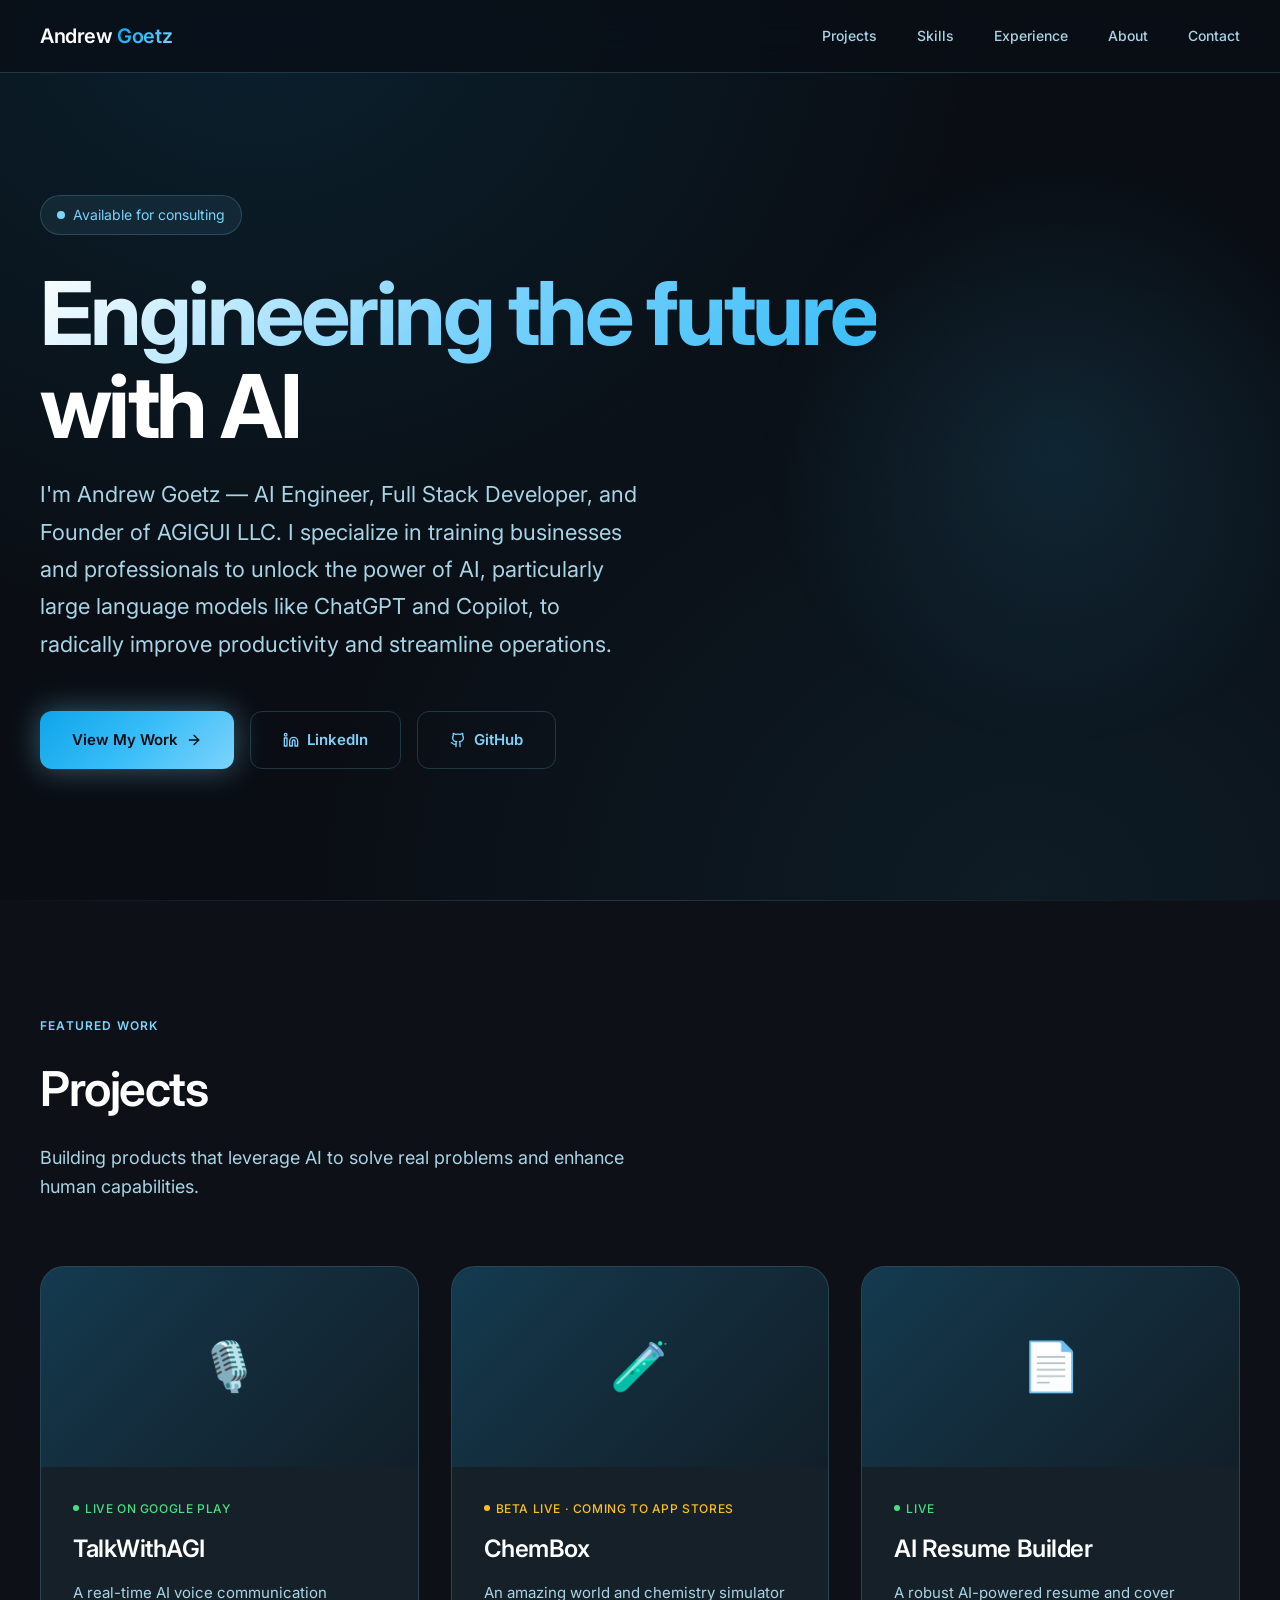
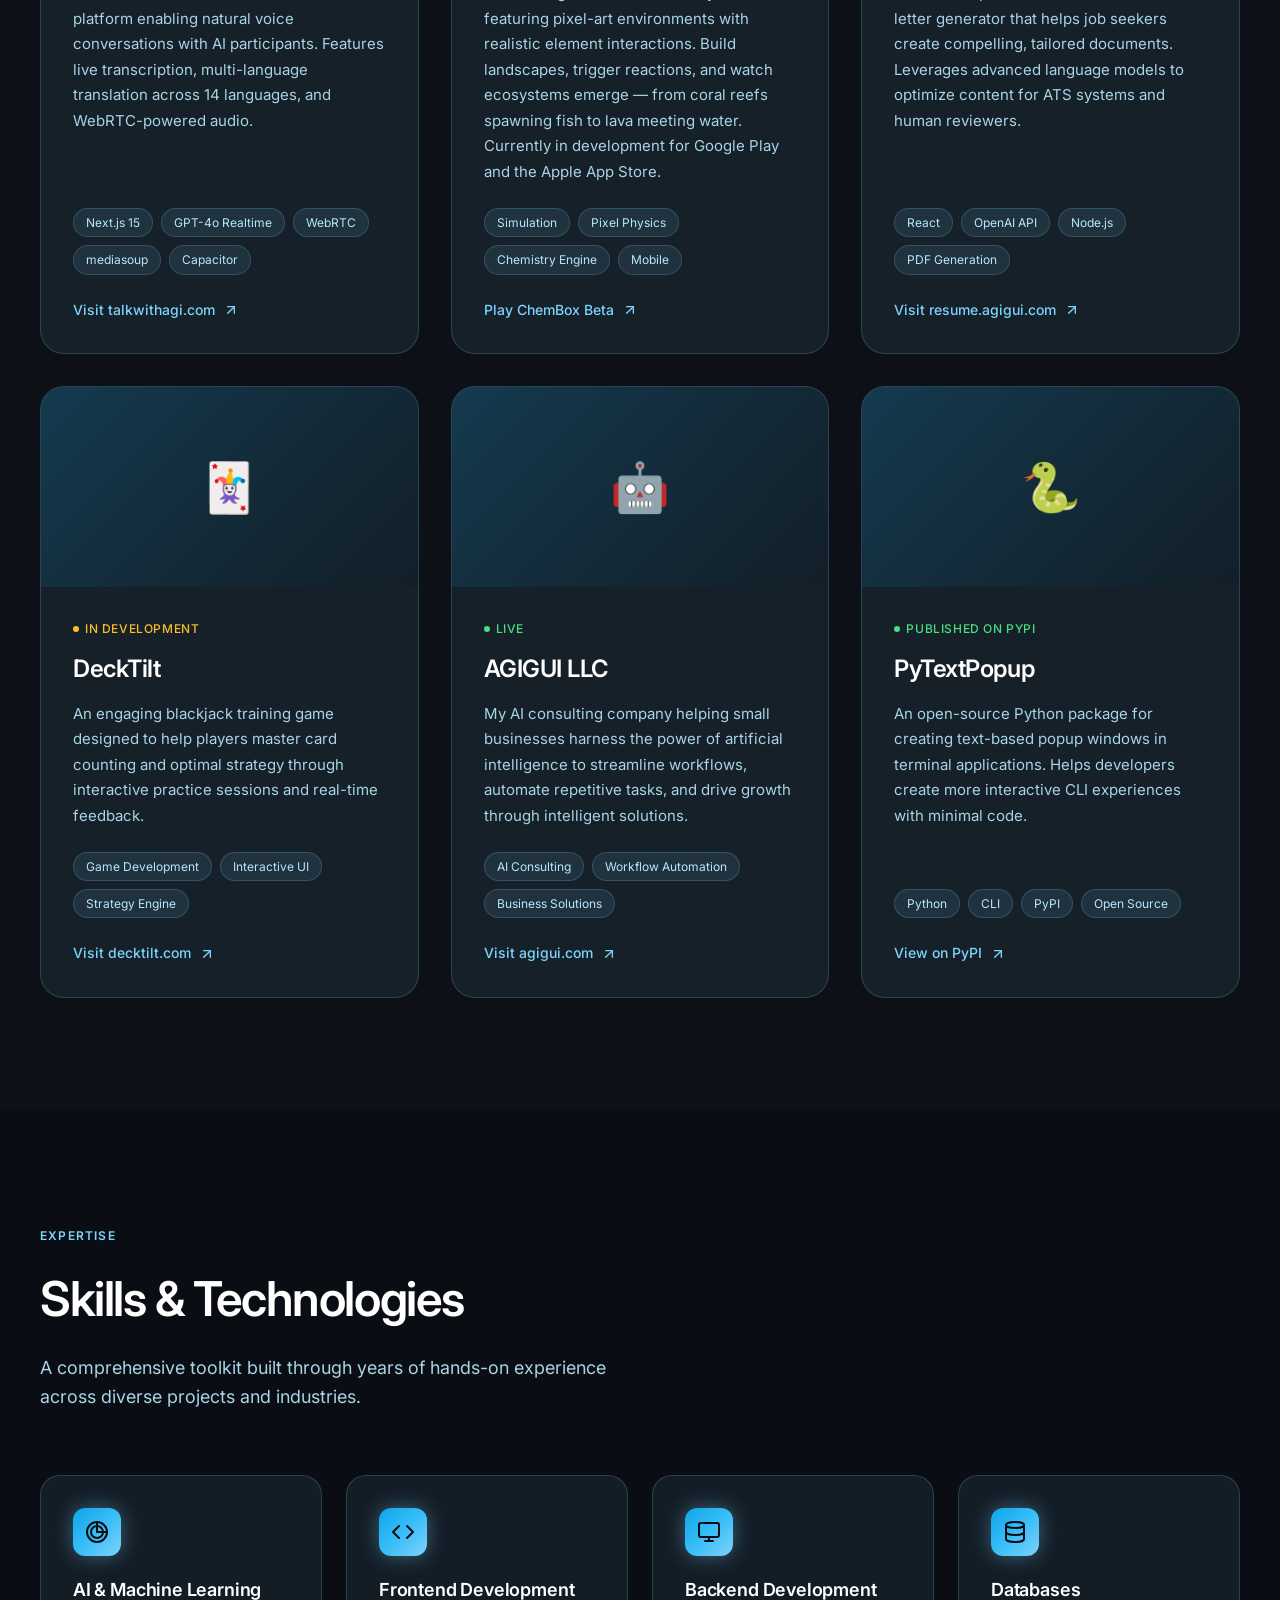
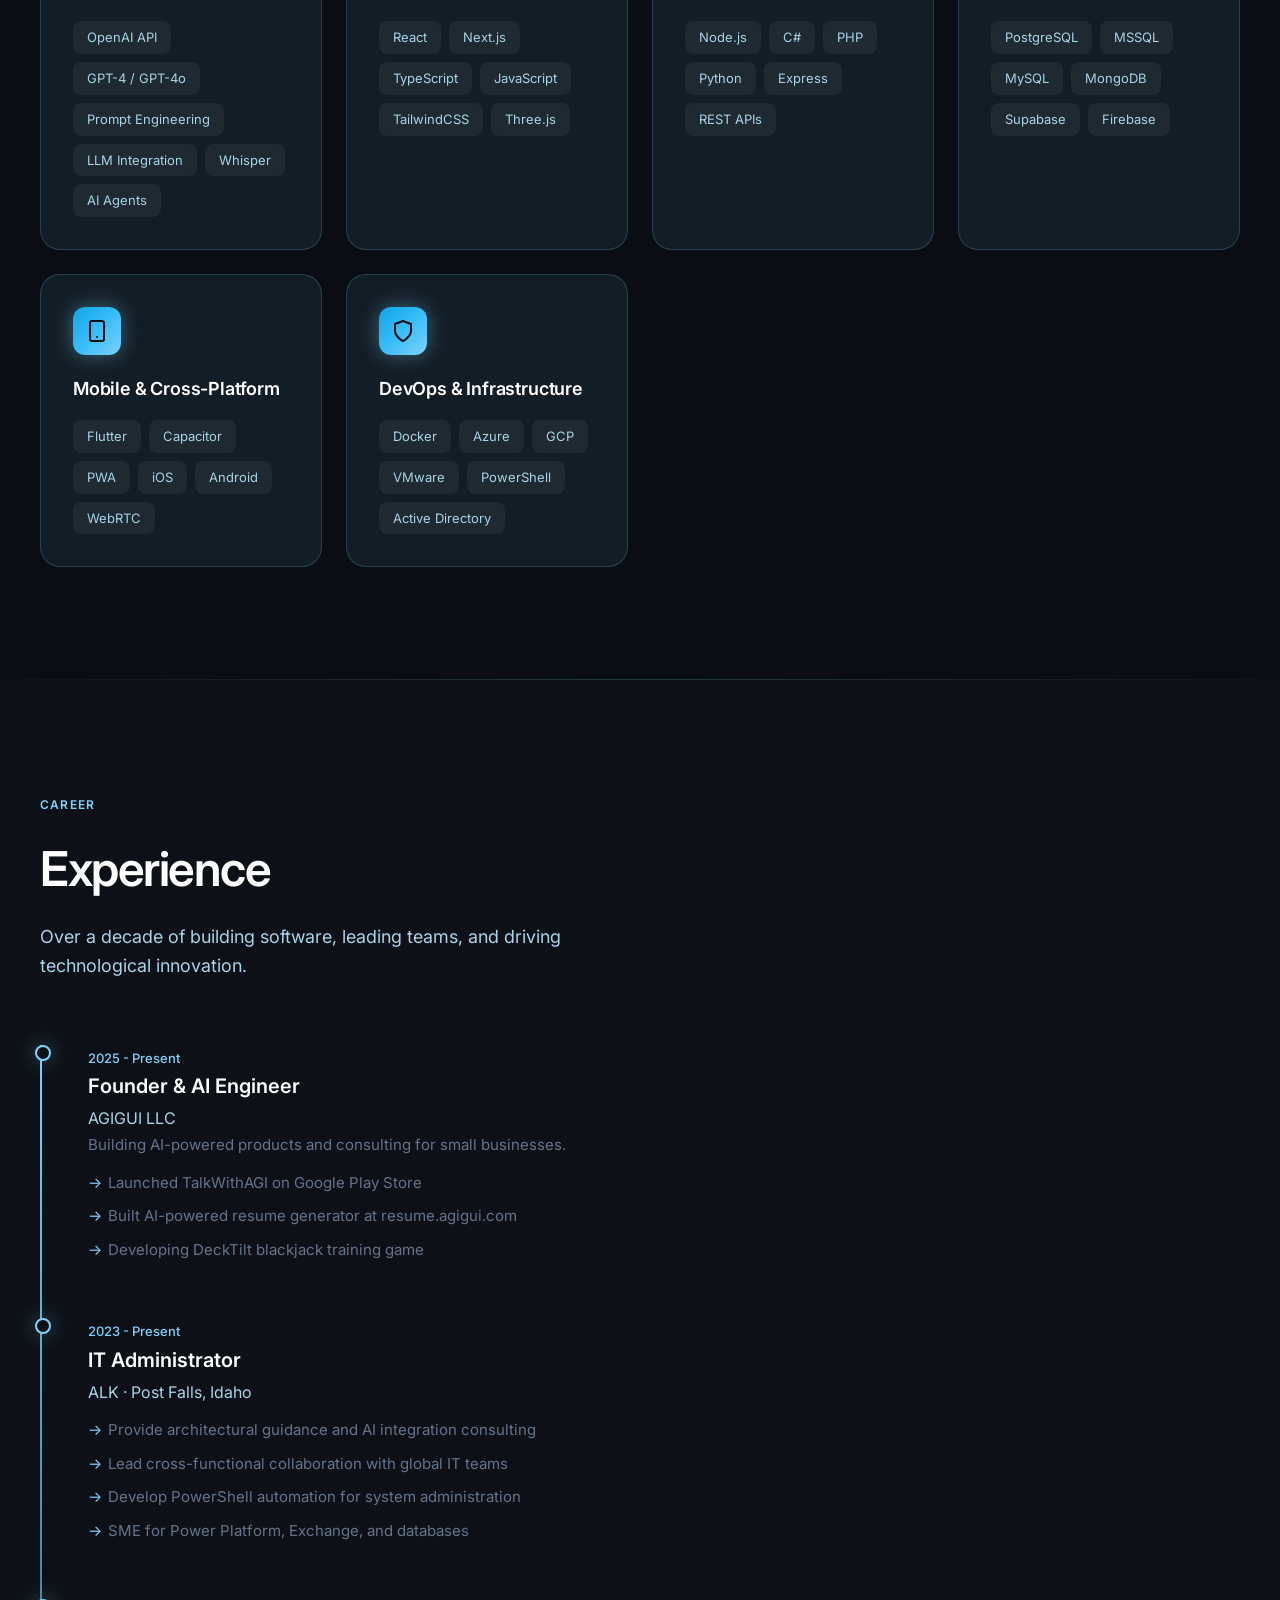
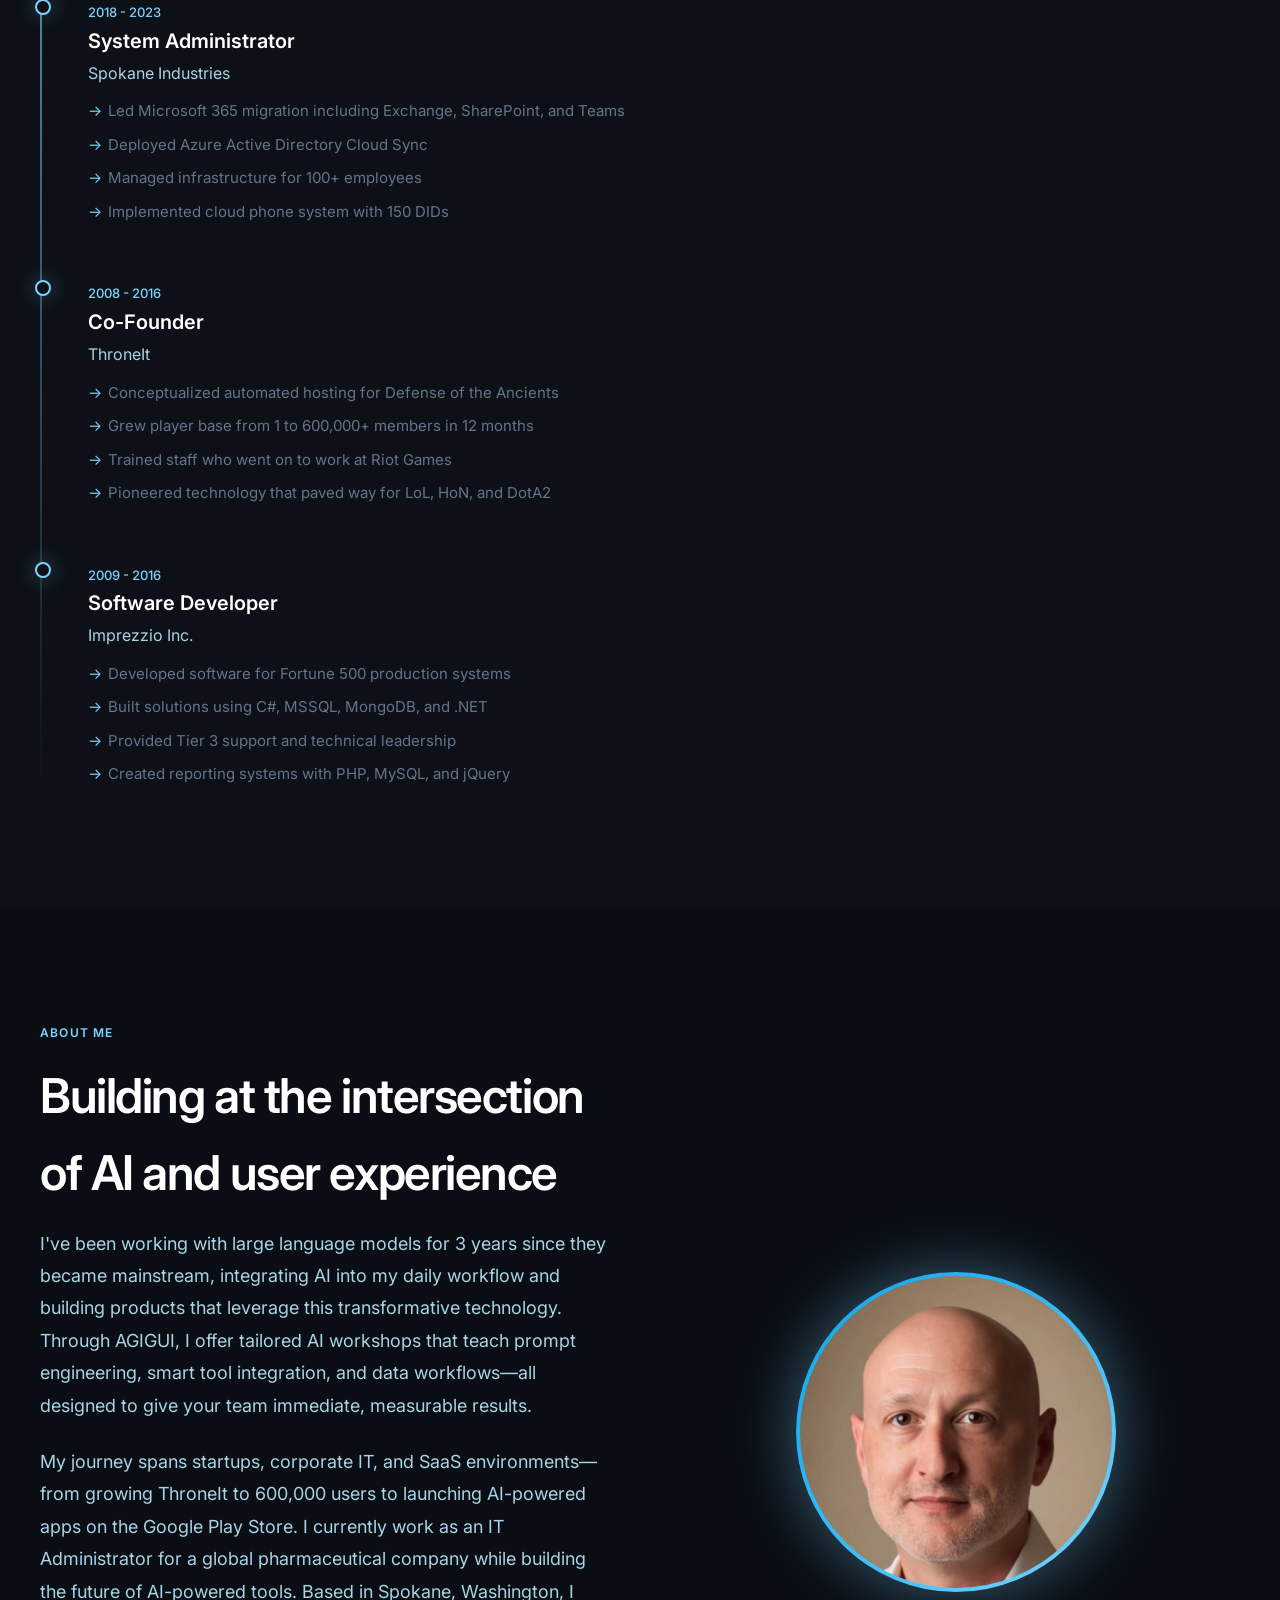
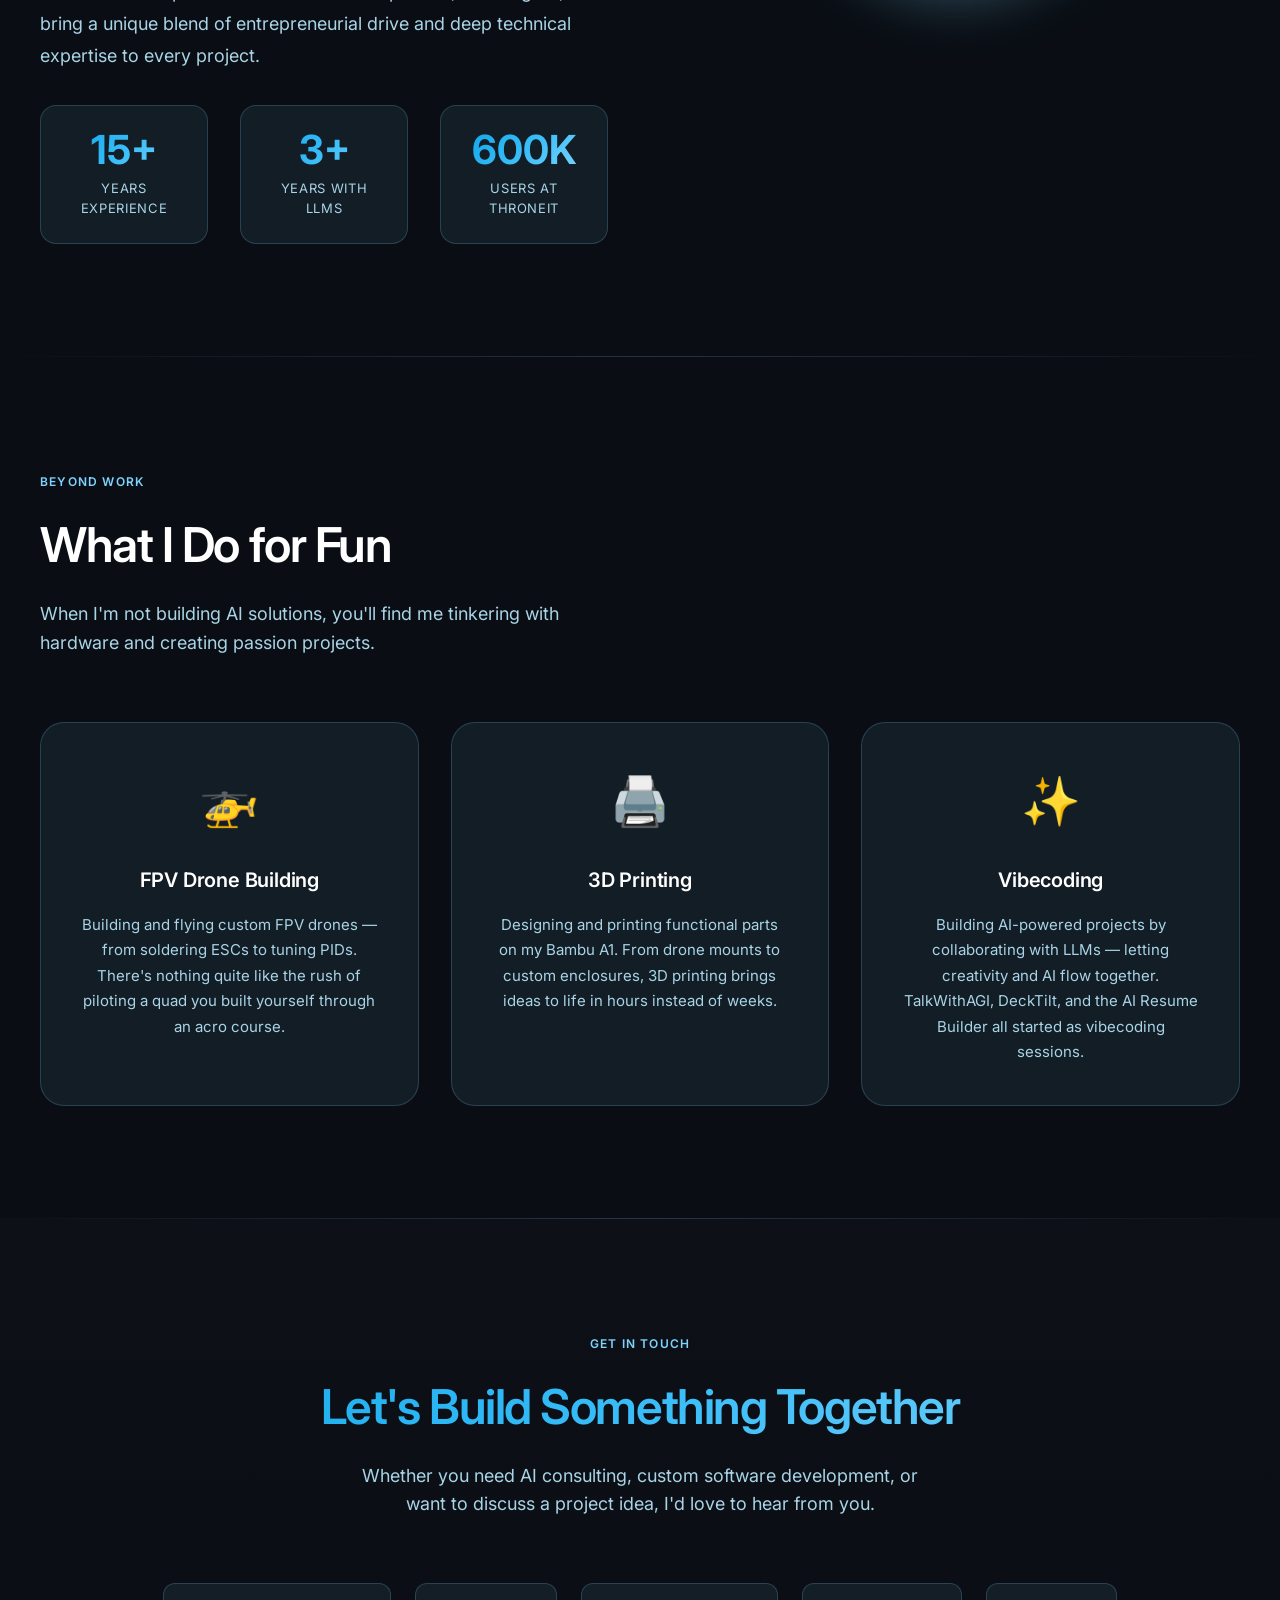
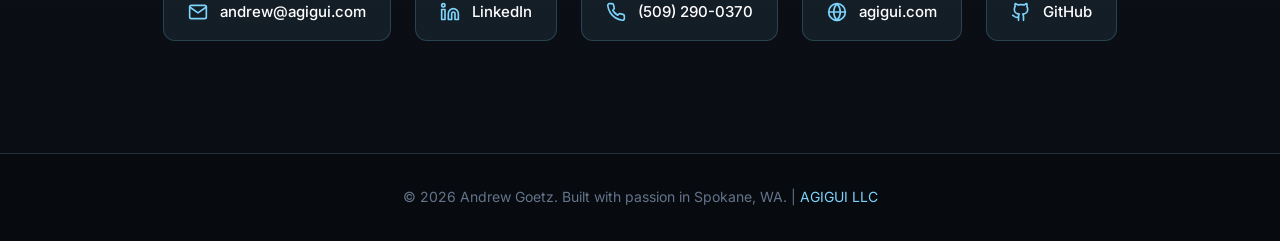
<file: index.html>
<!DOCTYPE html>
<html lang="en">
<head>
    <meta charset="UTF-8">
    <meta name="viewport" content="width=device-width, initial-scale=1.0">
    <title>Andrew Goetz | AI Engineer & Full Stack Developer</title>
    <meta name="description" content="Andrew Goetz - AI Engineer, Full Stack Developer, and Founder of AGIGUI LLC. Building intelligent solutions that transform how people work.">
    <link rel="preconnect" href="https://fonts.googleapis.com">
    <link rel="preconnect" href="https://fonts.gstatic.com" crossorigin>
    <link href="https://fonts.googleapis.com/css2?family=Inter:wght@300;400;500;600;700&display=swap" rel="stylesheet">
    <style>
        * {
            margin: 0;
            padding: 0;
            box-sizing: border-box;
        }

        :root {
            --primary: #ffffff;
            --secondary: #a8d4e6;
            --accent: #7dd3fc;
            --accent-light: #bae6fd;
            --accent-glow: rgba(125, 211, 252, 0.4);
            --background: #0a0e14;
            --background-alt: #0d1117;
            --surface: rgba(255, 255, 255, 0.03);
            --glass: rgba(125, 211, 252, 0.08);
            --glass-border: rgba(125, 211, 252, 0.2);
            --ice-gradient: linear-gradient(135deg, #0ea5e9, #38bdf8, #7dd3fc);
            --text-muted: #64748b;
        }

        html {
            scroll-behavior: smooth;
        }

        body {
            font-family: 'Inter', -apple-system, BlinkMacSystemFont, sans-serif;
            background: var(--background);
            background-image: 
                radial-gradient(ellipse at 20% 0%, rgba(14, 165, 233, 0.12) 0%, transparent 50%),
                radial-gradient(ellipse at 80% 100%, rgba(56, 189, 248, 0.08) 0%, transparent 50%);
            background-attachment: fixed;
            color: var(--primary);
            line-height: 1.6;
            -webkit-font-smoothing: antialiased;
            -moz-osx-font-smoothing: grayscale;
        }

        /* Navigation */
        nav {
            position: fixed;
            top: 0;
            left: 0;
            right: 0;
            padding: 1.25rem 2rem;
            background: rgba(10, 14, 20, 0.8);
            backdrop-filter: saturate(180%) blur(20px);
            -webkit-backdrop-filter: saturate(180%) blur(20px);
            border-bottom: 1px solid var(--glass-border);
            z-index: 1000;
        }

        .nav-content {
            max-width: 1200px;
            margin: 0 auto;
            display: flex;
            justify-content: space-between;
            align-items: center;
        }

        .logo {
            font-size: 1.25rem;
            font-weight: 600;
            letter-spacing: -0.02em;
            color: var(--primary);
        }

        .logo span {
            background: var(--ice-gradient);
            -webkit-background-clip: text;
            -webkit-text-fill-color: transparent;
            background-clip: text;
        }

        .nav-links {
            display: flex;
            gap: 2.5rem;
            list-style: none;
        }

        .nav-links a {
            text-decoration: none;
            color: var(--secondary);
            font-size: 0.875rem;
            font-weight: 500;
            transition: all 0.3s ease;
            position: relative;
        }

        .nav-links a::after {
            content: '';
            position: absolute;
            bottom: -4px;
            left: 0;
            width: 0;
            height: 2px;
            background: var(--ice-gradient);
            transition: width 0.3s ease;
        }

        .nav-links a:hover {
            color: var(--accent);
        }

        .nav-links a:hover::after {
            width: 100%;
        }

        /* Hero Section */
        .hero {
            min-height: 100vh;
            display: flex;
            flex-direction: column;
            justify-content: center;
            padding: 8rem 2rem 4rem;
            position: relative;
            overflow: hidden;
        }

        .hero-content {
            max-width: 1200px;
            margin: 0 auto;
            width: 100%;
        }

        .hero-badge {
            display: inline-flex;
            align-items: center;
            gap: 0.5rem;
            padding: 0.5rem 1rem;
            background: var(--glass);
            border: 1px solid var(--glass-border);
            border-radius: 100px;
            font-size: 0.875rem;
            color: var(--accent);
            margin-bottom: 2rem;
        }

        .hero-badge::before {
            content: '';
            width: 8px;
            height: 8px;
            background: var(--accent);
            border-radius: 50%;
            animation: pulse 2s infinite;
        }

        @keyframes pulse {
            0%, 100% { opacity: 1; }
            50% { opacity: 0.5; }
        }

        .hero h1 {
            font-size: clamp(3rem, 8vw, 5.5rem);
            font-weight: 700;
            letter-spacing: -0.04em;
            line-height: 1.05;
            margin-bottom: 1.5rem;
            max-width: 900px;
        }

        .hero h1 .gradient-text {
            background: linear-gradient(135deg, #ffffff 0%, #7dd3fc 50%, #38bdf8 100%);
            -webkit-background-clip: text;
            -webkit-text-fill-color: transparent;
            background-clip: text;
        }

        .hero-description {
            font-size: clamp(1.125rem, 2.5vw, 1.375rem);
            color: var(--secondary);
            max-width: 600px;
            margin-bottom: 3rem;
            font-weight: 400;
            line-height: 1.7;
        }

        .hero-cta {
            display: flex;
            gap: 1rem;
            flex-wrap: wrap;
        }

        .btn-primary {
            display: inline-flex;
            align-items: center;
            gap: 0.5rem;
            padding: 1rem 2rem;
            background: var(--ice-gradient);
            color: var(--background);
            text-decoration: none;
            font-size: 0.9375rem;
            font-weight: 600;
            border-radius: 12px;
            transition: all 0.3s ease;
            box-shadow: 0 0 30px var(--accent-glow);
        }

        .btn-primary:hover {
            transform: translateY(-2px);
            box-shadow: 0 0 50px var(--accent-glow), 0 10px 40px rgba(125, 211, 252, 0.2);
        }

        .btn-secondary {
            display: inline-flex;
            align-items: center;
            gap: 0.5rem;
            padding: 1rem 2rem;
            background: transparent;
            color: var(--accent);
            text-decoration: none;
            font-size: 0.9375rem;
            font-weight: 600;
            border-radius: 12px;
            border: 1px solid var(--glass-border);
            transition: all 0.3s ease;
        }

        .btn-secondary:hover {
            background: var(--glass);
            border-color: var(--accent);
            transform: translateY(-2px);
        }

        .hero-visual {
            position: absolute;
            right: -10%;
            top: 50%;
            transform: translateY(-50%);
            width: 700px;
            height: 700px;
            background: radial-gradient(circle at center, rgba(56, 189, 248, 0.15) 0%, transparent 60%);
            pointer-events: none;
            opacity: 0.8;
        }

        /* Section Styles */
        section {
            padding: 7rem 2rem;
        }

        .container {
            max-width: 1200px;
            margin: 0 auto;
        }

        .section-label {
            display: inline-block;
            font-size: 0.75rem;
            font-weight: 600;
            text-transform: uppercase;
            letter-spacing: 0.1em;
            color: var(--accent);
            margin-bottom: 1rem;
        }

        .section-title {
            font-size: clamp(2rem, 5vw, 3rem);
            font-weight: 600;
            letter-spacing: -0.03em;
            margin-bottom: 1rem;
        }

        .section-subtitle {
            font-size: 1.125rem;
            color: var(--secondary);
            max-width: 600px;
            margin-bottom: 4rem;
        }

        /* Projects Section */
        .projects {
            background: var(--background-alt);
            position: relative;
        }

        .projects::before {
            content: '';
            position: absolute;
            top: 0;
            left: 0;
            right: 0;
            height: 1px;
            background: linear-gradient(90deg, transparent, var(--glass-border), transparent);
        }

        .projects-grid {
            display: grid;
            grid-template-columns: repeat(auto-fit, minmax(350px, 1fr));
            gap: 2rem;
        }

        .project-card {
            background: var(--glass);
            border-radius: 1.5rem;
            overflow: hidden;
            border: 1px solid var(--glass-border);
            transition: all 0.4s ease;
            display: flex;
            flex-direction: column;
        }

        .project-card:hover {
            transform: translateY(-8px);
            box-shadow: 0 20px 60px rgba(125, 211, 252, 0.12);
            border-color: var(--accent);
        }

        .project-image {
            width: 100%;
            height: 200px;
            background: linear-gradient(135deg, rgba(14, 165, 233, 0.2) 0%, rgba(56, 189, 248, 0.1) 100%);
            display: flex;
            align-items: center;
            justify-content: center;
            position: relative;
            overflow: hidden;
        }

        .project-image::before {
            content: '';
            position: absolute;
            inset: 0;
            background: linear-gradient(135deg, transparent 0%, rgba(10, 14, 20, 0.5) 100%);
        }

        .project-icon {
            font-size: 3rem;
            z-index: 1;
        }

        .project-content {
            padding: 2rem;
            flex: 1;
            display: flex;
            flex-direction: column;
        }

        .project-status {
            display: inline-flex;
            align-items: center;
            gap: 0.375rem;
            font-size: 0.75rem;
            font-weight: 500;
            text-transform: uppercase;
            letter-spacing: 0.05em;
            margin-bottom: 0.75rem;
        }

        .project-status.live {
            color: #4ade80;
        }

        .project-status.live::before {
            content: '';
            width: 6px;
            height: 6px;
            background: #4ade80;
            border-radius: 50%;
        }

        .project-status.development {
            color: #fbbf24;
        }

        .project-status.development::before {
            content: '';
            width: 6px;
            height: 6px;
            background: #fbbf24;
            border-radius: 50%;
        }

        .project-card h3 {
            font-size: 1.5rem;
            font-weight: 600;
            margin-bottom: 0.75rem;
            letter-spacing: -0.02em;
        }

        .project-card p {
            color: var(--secondary);
            font-size: 0.9375rem;
            line-height: 1.7;
            margin-bottom: 1.5rem;
            flex: 1;
        }

        .project-tech {
            display: flex;
            flex-wrap: wrap;
            gap: 0.5rem;
            margin-bottom: 1.5rem;
        }

        .tech-tag {
            padding: 0.25rem 0.75rem;
            background: rgba(125, 211, 252, 0.1);
            border: 1px solid rgba(125, 211, 252, 0.2);
            border-radius: 100px;
            font-size: 0.75rem;
            color: var(--accent-light);
        }

        .project-link {
            display: inline-flex;
            align-items: center;
            gap: 0.5rem;
            color: var(--accent);
            text-decoration: none;
            font-weight: 500;
            font-size: 0.875rem;
            transition: gap 0.3s ease;
        }

        .project-link:hover {
            gap: 0.75rem;
        }

        .project-link svg {
            width: 16px;
            height: 16px;
        }

        /* Skills Section */
        .skills {
            position: relative;
        }

        .skills-grid {
            display: grid;
            grid-template-columns: repeat(auto-fit, minmax(280px, 1fr));
            gap: 1.5rem;
        }

        .skill-category {
            background: var(--glass);
            padding: 2rem;
            border-radius: 1.25rem;
            border: 1px solid var(--glass-border);
            transition: all 0.3s ease;
        }

        .skill-category:hover {
            border-color: rgba(125, 211, 252, 0.4);
            background: rgba(125, 211, 252, 0.08);
        }

        .skill-icon {
            width: 48px;
            height: 48px;
            background: var(--ice-gradient);
            border-radius: 12px;
            display: flex;
            align-items: center;
            justify-content: center;
            margin-bottom: 1.25rem;
            box-shadow: 0 0 20px var(--accent-glow);
        }

        .skill-icon svg {
            width: 24px;
            height: 24px;
            stroke: var(--background);
        }

        .skill-category h3 {
            font-size: 1.125rem;
            font-weight: 600;
            margin-bottom: 1rem;
            letter-spacing: -0.01em;
        }

        .skill-list {
            display: flex;
            flex-wrap: wrap;
            gap: 0.5rem;
        }

        .skill-item {
            padding: 0.375rem 0.875rem;
            background: rgba(255, 255, 255, 0.05);
            border-radius: 8px;
            font-size: 0.8125rem;
            color: var(--secondary);
        }

        /* Experience Section */
        .experience {
            background: var(--background-alt);
            position: relative;
        }

        .experience::before {
            content: '';
            position: absolute;
            top: 0;
            left: 0;
            right: 0;
            height: 1px;
            background: linear-gradient(90deg, transparent, var(--glass-border), transparent);
        }

        .timeline {
            position: relative;
            max-width: 900px;
        }

        .timeline::before {
            content: '';
            position: absolute;
            left: 0;
            top: 0;
            bottom: 0;
            width: 2px;
            background: linear-gradient(180deg, var(--accent), transparent);
        }

        .timeline-item {
            position: relative;
            padding-left: 3rem;
            padding-bottom: 3rem;
        }

        .timeline-item:last-child {
            padding-bottom: 0;
        }

        .timeline-item::before {
            content: '';
            position: absolute;
            left: -5px;
            top: 0;
            width: 12px;
            height: 12px;
            background: var(--background-alt);
            border: 2px solid var(--accent);
            border-radius: 50%;
            box-shadow: 0 0 20px var(--accent-glow);
        }

        .timeline-date {
            font-size: 0.8125rem;
            color: var(--accent);
            font-weight: 500;
            margin-bottom: 0.5rem;
        }

        .timeline-item h3 {
            font-size: 1.25rem;
            font-weight: 600;
            margin-bottom: 0.25rem;
        }

        .timeline-company {
            font-size: 1rem;
            color: var(--secondary);
            margin-bottom: 1rem;
        }

        .timeline-description {
            color: var(--text-muted);
            font-size: 0.9375rem;
            line-height: 1.7;
        }

        .timeline-description ul {
            list-style: none;
            margin-top: 0.75rem;
        }

        .timeline-description li {
            position: relative;
            padding-left: 1.25rem;
            margin-bottom: 0.5rem;
        }

        .timeline-description li::before {
            content: '→';
            position: absolute;
            left: 0;
            color: var(--accent);
        }

        /* About Section */
        .about {
            position: relative;
        }

        .about-content {
            display: grid;
            grid-template-columns: 1fr 1fr;
            gap: 4rem;
            align-items: center;
        }

        .about-text p {
            font-size: 1.125rem;
            color: var(--secondary);
            line-height: 1.8;
            margin-bottom: 1.5rem;
        }

        .about-text p:last-of-type {
            margin-bottom: 2rem;
        }

        .about-stats {
            display: grid;
            grid-template-columns: repeat(3, 1fr);
            gap: 2rem;
        }

        .stat {
            text-align: center;
            padding: 1.5rem;
            background: var(--glass);
            border-radius: 1rem;
            border: 1px solid var(--glass-border);
        }

        .stat-number {
            font-size: 2.5rem;
            font-weight: 700;
            background: var(--ice-gradient);
            -webkit-background-clip: text;
            -webkit-text-fill-color: transparent;
            background-clip: text;
            line-height: 1;
            margin-bottom: 0.5rem;
        }

        .stat-label {
            font-size: 0.8125rem;
            color: var(--secondary);
            text-transform: uppercase;
            letter-spacing: 0.05em;
        }

        .about-visual {
            position: relative;
            display: flex;
            justify-content: center;
            align-items: center;
        }

        .about-image-container {
            width: 320px;
            height: 320px;
            border-radius: 50%;
            background: var(--ice-gradient);
            padding: 4px;
            position: relative;
            box-shadow: 0 0 60px var(--accent-glow);
        }

        .about-image-inner {
            width: 100%;
            height: 100%;
            border-radius: 50%;
            overflow: hidden;
        }

        .about-image-inner img {
            width: 100%;
            height: 100%;
            object-fit: cover;
            object-position: center top;
        }

        /* Hobbies Section */
        .hobbies {
            background: var(--background);
            position: relative;
        }

        .hobbies::before {
            content: '';
            position: absolute;
            top: 0;
            left: 0;
            right: 0;
            height: 1px;
            background: linear-gradient(90deg, transparent, var(--glass-border), transparent);
        }

        .hobbies-grid {
            display: grid;
            grid-template-columns: repeat(auto-fit, minmax(300px, 1fr));
            gap: 2rem;
        }

        .hobby-card {
            background: var(--glass);
            padding: 2.5rem;
            border-radius: 1.5rem;
            border: 1px solid var(--glass-border);
            text-align: center;
            transition: all 0.4s ease;
        }

        .hobby-card:hover {
            transform: translateY(-8px);
            border-color: var(--accent);
            box-shadow: 0 20px 60px rgba(125, 211, 252, 0.12);
        }

        .hobby-icon {
            font-size: 3rem;
            margin-bottom: 1.5rem;
            display: block;
        }

        .hobby-card h3 {
            font-size: 1.25rem;
            font-weight: 600;
            margin-bottom: 1rem;
            letter-spacing: -0.01em;
        }

        .hobby-card p {
            color: var(--secondary);
            font-size: 0.9375rem;
            line-height: 1.7;
        }

        /* Contact Section */
        .contact {
            background: linear-gradient(180deg, var(--background-alt) 0%, var(--background) 100%);
            text-align: center;
            position: relative;
        }

        .contact::before {
            content: '';
            position: absolute;
            top: 0;
            left: 0;
            right: 0;
            height: 1px;
            background: linear-gradient(90deg, transparent, var(--glass-border), transparent);
        }

        .contact .section-title {
            background: var(--ice-gradient);
            -webkit-background-clip: text;
            -webkit-text-fill-color: transparent;
            background-clip: text;
        }

        .contact .section-subtitle {
            margin-left: auto;
            margin-right: auto;
        }

        .contact-links {
            display: flex;
            justify-content: center;
            gap: 1.5rem;
            flex-wrap: wrap;
        }

        .contact-link {
            display: inline-flex;
            align-items: center;
            gap: 0.75rem;
            padding: 1rem 1.5rem;
            background: var(--glass);
            border: 1px solid var(--glass-border);
            border-radius: 12px;
            color: var(--primary);
            text-decoration: none;
            font-size: 0.9375rem;
            font-weight: 500;
            transition: all 0.3s ease;
        }

        .contact-link:hover {
            background: rgba(125, 211, 252, 0.15);
            border-color: var(--accent);
            transform: translateY(-2px);
            box-shadow: 0 10px 30px rgba(125, 211, 252, 0.15);
        }

        .contact-link svg {
            width: 20px;
            height: 20px;
            stroke: var(--accent);
        }

        /* Footer */
        footer {
            background: rgba(0, 0, 0, 0.3);
            padding: 2rem;
            text-align: center;
            font-size: 0.875rem;
            color: var(--text-muted);
            border-top: 1px solid var(--glass-border);
        }

        footer a {
            color: var(--accent);
            text-decoration: none;
        }

        /* Mobile Menu */
        .mobile-menu-btn {
            display: none;
            flex-direction: column;
            gap: 5px;
            background: none;
            border: none;
            cursor: pointer;
            padding: 5px;
        }

        .mobile-menu-btn span {
            display: block;
            width: 24px;
            height: 2px;
            background: var(--primary);
            transition: all 0.3s ease;
        }

        /* Responsive */
        @media (max-width: 1024px) {
            .about-content {
                grid-template-columns: 1fr;
                gap: 3rem;
            }

            .about-visual {
                order: -1;
            }

            .about-image-container {
                width: 250px;
                height: 250px;
            }

            .about-image-inner {
                font-size: 4.5rem;
            }
        }

        @media (max-width: 768px) {
            nav {
                padding: 1rem 1.5rem;
            }

            .nav-links {
                display: none;
            }

            .mobile-menu-btn {
                display: flex;
            }

            .hero {
                padding: 7rem 1.5rem 3rem;
            }

            .hero-visual {
                display: none;
            }

            section {
                padding: 4rem 1.5rem;
            }

            .projects-grid {
                grid-template-columns: 1fr;
            }

            .about-stats {
                grid-template-columns: repeat(3, 1fr);
                gap: 1rem;
            }

            .stat {
                padding: 1rem;
            }

            .stat-number {
                font-size: 1.75rem;
            }

            .timeline::before {
                left: 0;
            }

            .timeline-item {
                padding-left: 2rem;
            }

            .contact-links {
                flex-direction: column;
                align-items: center;
            }

            .contact-link {
                width: 100%;
                max-width: 300px;
                justify-content: center;
            }
        }

        /* Animations */
        @keyframes fadeInUp {
            from {
                opacity: 0;
                transform: translateY(30px);
            }
            to {
                opacity: 1;
                transform: translateY(0);
            }
        }

        .hero-badge,
        .hero h1,
        .hero-description,
        .hero-cta {
            animation: fadeInUp 0.8s ease forwards;
        }

        .hero h1 { animation-delay: 0.1s; }
        .hero-description { animation-delay: 0.2s; }
        .hero-cta { animation-delay: 0.3s; }

        /* Scroll reveal */
        .reveal {
            opacity: 0;
            transform: translateY(20px);
            transition: all 0.6s ease;
        }

        .reveal.visible {
            opacity: 1;
            transform: translateY(0);
        }
    </style>
</head>
<body>
    <nav>
        <div class="nav-content">
            <div class="logo">Andrew <span>Goetz</span></div>
            <ul class="nav-links">
                <li><a href="#projects">Projects</a></li>
                <li><a href="#skills">Skills</a></li>
                <li><a href="#experience">Experience</a></li>
                <li><a href="#about">About</a></li>
                <li><a href="#contact">Contact</a></li>
            </ul>
            <button class="mobile-menu-btn" aria-label="Menu">
                <span></span>
                <span></span>
                <span></span>
            </button>
        </div>
    </nav>

    <section class="hero">
        <div class="hero-content">
            <div class="hero-badge">Available for consulting</div>
            <h1><span class="gradient-text">Engineering the future</span> with AI</h1>
            <p class="hero-description">I'm Andrew Goetz — AI Engineer, Full Stack Developer, and Founder of AGIGUI LLC. I specialize in training businesses and professionals to unlock the power of AI, particularly large language models like ChatGPT and Copilot, to radically improve productivity and streamline operations.</p>
            <div class="hero-cta">
                <a href="#projects" class="btn-primary">
                    View My Work
                    <svg width="16" height="16" viewBox="0 0 24 24" fill="none" stroke="currentColor" stroke-width="2" stroke-linecap="round" stroke-linejoin="round"><line x1="5" y1="12" x2="19" y2="12"></line><polyline points="12 5 19 12 12 19"></polyline></svg>
                </a>
                <a href="https://www.linkedin.com/in/andrewgoetz" target="_blank" rel="noopener" class="btn-secondary">
                    <svg width="16" height="16" viewBox="0 0 24 24" fill="none" stroke="currentColor" stroke-width="2" stroke-linecap="round" stroke-linejoin="round"><path d="M16 8a6 6 0 0 1 6 6v7h-4v-7a2 2 0 0 0-2-2 2 2 0 0 0-2 2v7h-4v-7a6 6 0 0 1 6-6z"></path><rect x="2" y="9" width="4" height="12"></rect><circle cx="4" cy="4" r="2"></circle></svg>
                    LinkedIn
                </a>
                <a href="https://github.com/andrew-goetz-com" target="_blank" rel="noopener" class="btn-secondary">
                    <svg width="16" height="16" viewBox="0 0 24 24" fill="none" stroke="currentColor" stroke-width="2" stroke-linecap="round" stroke-linejoin="round"><path d="M15 22v-4a4.8 4.8 0 0 0-1-3.5c3 0 6-2 6-5.5.08-1.25-.27-2.48-1-3.5.28-1.15.28-2.35 0-3.5 0 0-1 0-3 1.5-2.64-.5-5.36-.5-8 0C6 2 5 2 5 2c-.3 1.15-.3 2.35 0 3.5A5.403 5.403 0 0 0 4 9c0 3.5 3 5.5 6 5.5-.39.49-.68 1.05-.85 1.65-.17.6-.22 1.23-.15 1.85v4"></path><path d="M9 18c-4.51 2-5-2-7-2"></path></svg>
                    GitHub
                </a>
            </div>
        </div>
        <div class="hero-visual"></div>
    </section>

    <section id="projects" class="projects">
        <div class="container">
            <span class="section-label">Featured Work</span>
            <h2 class="section-title">Projects</h2>
            <p class="section-subtitle">Building products that leverage AI to solve real problems and enhance human capabilities.</p>

            <div class="projects-grid">
                <article class="project-card">
                    <div class="project-image">
                        <span class="project-icon">🎙️</span>
                    </div>
                    <div class="project-content">
                        <span class="project-status live">Live on Google Play</span>
                        <h3>TalkWithAGI</h3>
                        <p>A real-time AI voice communication platform enabling natural voice conversations with AI participants. Features live transcription, multi-language translation across 14 languages, and WebRTC-powered audio.</p>
                        <div class="project-tech">
                            <span class="tech-tag">Next.js 15</span>
                            <span class="tech-tag">GPT-4o Realtime</span>
                            <span class="tech-tag">WebRTC</span>
                            <span class="tech-tag">mediasoup</span>
                            <span class="tech-tag">Capacitor</span>
                        </div>
                        <a href="https://talkwithagi.com" target="_blank" rel="noopener" class="project-link">
                            Visit talkwithagi.com
                            <svg viewBox="0 0 24 24" fill="none" stroke="currentColor" stroke-width="2" stroke-linecap="round" stroke-linejoin="round"><line x1="7" y1="17" x2="17" y2="7"></line><polyline points="7 7 17 7 17 17"></polyline></svg>
                        </a>
                    </div>
                </article>

                <article class="project-card">
                    <div class="project-image">
                        <span class="project-icon">🧪</span>
                    </div>
                    <div class="project-content">
                        <span class="project-status development">Beta Live &middot; Coming to App Stores</span>
                        <h3>ChemBox</h3>
                        <p>An amazing world and chemistry simulator featuring pixel-art environments with realistic element interactions. Build landscapes, trigger reactions, and watch ecosystems emerge — from coral reefs spawning fish to lava meeting water. Currently in development for Google Play and the Apple App Store.</p>
                        <div class="project-tech">
                            <span class="tech-tag">Simulation</span>
                            <span class="tech-tag">Pixel Physics</span>
                            <span class="tech-tag">Chemistry Engine</span>
                            <span class="tech-tag">Mobile</span>
                        </div>
                        <a href="https://chembox.agigui.com/" target="_blank" rel="noopener" class="project-link">
                            Play ChemBox Beta
                            <svg viewBox="0 0 24 24" fill="none" stroke="currentColor" stroke-width="2" stroke-linecap="round" stroke-linejoin="round"><line x1="7" y1="17" x2="17" y2="7"></line><polyline points="7 7 17 7 17 17"></polyline></svg>
                        </a>
                    </div>
                </article>

                <article class="project-card">
                    <div class="project-image">
                        <span class="project-icon">📄</span>
                    </div>
                    <div class="project-content">
                        <span class="project-status live">Live</span>
                        <h3>AI Resume Builder</h3>
                        <p>A robust AI-powered resume and cover letter generator that helps job seekers create compelling, tailored documents. Leverages advanced language models to optimize content for ATS systems and human reviewers.</p>
                        <div class="project-tech">
                            <span class="tech-tag">React</span>
                            <span class="tech-tag">OpenAI API</span>
                            <span class="tech-tag">Node.js</span>
                            <span class="tech-tag">PDF Generation</span>
                        </div>
                        <a href="https://resume.agigui.com" target="_blank" rel="noopener" class="project-link">
                            Visit resume.agigui.com
                            <svg viewBox="0 0 24 24" fill="none" stroke="currentColor" stroke-width="2" stroke-linecap="round" stroke-linejoin="round"><line x1="7" y1="17" x2="17" y2="7"></line><polyline points="7 7 17 7 17 17"></polyline></svg>
                        </a>
                    </div>
                </article>

                <article class="project-card">
                    <div class="project-image">
                        <span class="project-icon">🃏</span>
                    </div>
                    <div class="project-content">
                        <span class="project-status development">In Development</span>
                        <h3>DeckTilt</h3>
                        <p>An engaging blackjack training game designed to help players master card counting and optimal strategy through interactive practice sessions and real-time feedback.</p>
                        <div class="project-tech">
                            <span class="tech-tag">Game Development</span>
                            <span class="tech-tag">Interactive UI</span>
                            <span class="tech-tag">Strategy Engine</span>
                        </div>
                        <a href="https://decktilt.com" target="_blank" rel="noopener" class="project-link">
                            Visit decktilt.com
                            <svg viewBox="0 0 24 24" fill="none" stroke="currentColor" stroke-width="2" stroke-linecap="round" stroke-linejoin="round"><line x1="7" y1="17" x2="17" y2="7"></line><polyline points="7 7 17 7 17 17"></polyline></svg>
                        </a>
                    </div>
                </article>

                <article class="project-card">
                    <div class="project-image">
                        <span class="project-icon">🤖</span>
                    </div>
                    <div class="project-content">
                        <span class="project-status live">Live</span>
                        <h3>AGIGUI LLC</h3>
                        <p>My AI consulting company helping small businesses harness the power of artificial intelligence to streamline workflows, automate repetitive tasks, and drive growth through intelligent solutions.</p>
                        <div class="project-tech">
                            <span class="tech-tag">AI Consulting</span>
                            <span class="tech-tag">Workflow Automation</span>
                            <span class="tech-tag">Business Solutions</span>
                        </div>
                        <a href="https://www.agigui.com" target="_blank" rel="noopener" class="project-link">
                            Visit agigui.com
                            <svg viewBox="0 0 24 24" fill="none" stroke="currentColor" stroke-width="2" stroke-linecap="round" stroke-linejoin="round"><line x1="7" y1="17" x2="17" y2="7"></line><polyline points="7 7 17 7 17 17"></polyline></svg>
                        </a>
                    </div>
                </article>

                <article class="project-card">
                    <div class="project-image">
                        <span class="project-icon">🐍</span>
                    </div>
                    <div class="project-content">
                        <span class="project-status live">Published on PyPI</span>
                        <h3>PyTextPopup</h3>
                        <p>An open-source Python package for creating text-based popup windows in terminal applications. Helps developers create more interactive CLI experiences with minimal code.</p>
                        <div class="project-tech">
                            <span class="tech-tag">Python</span>
                            <span class="tech-tag">CLI</span>
                            <span class="tech-tag">PyPI</span>
                            <span class="tech-tag">Open Source</span>
                        </div>
                        <a href="https://pypi.org/project/pytextpopup/" target="_blank" rel="noopener" class="project-link">
                            View on PyPI
                            <svg viewBox="0 0 24 24" fill="none" stroke="currentColor" stroke-width="2" stroke-linecap="round" stroke-linejoin="round"><line x1="7" y1="17" x2="17" y2="7"></line><polyline points="7 7 17 7 17 17"></polyline></svg>
                        </a>
                    </div>
                </article>
            </div>
        </div>
    </section>

    <section id="skills" class="skills">
        <div class="container">
            <span class="section-label">Expertise</span>
            <h2 class="section-title">Skills & Technologies</h2>
            <p class="section-subtitle">A comprehensive toolkit built through years of hands-on experience across diverse projects and industries.</p>

            <div class="skills-grid">
                <div class="skill-category">
                    <div class="skill-icon">
                        <svg viewBox="0 0 24 24" fill="none" stroke="currentColor" stroke-width="2" stroke-linecap="round" stroke-linejoin="round"><path d="M12 2a10 10 0 1 0 10 10H12V2z"></path><path d="M12 2a10 10 0 0 1 10 10h-10V2z"></path><circle cx="12" cy="12" r="6"></circle></svg>
                    </div>
                    <h3>AI & Machine Learning</h3>
                    <div class="skill-list">
                        <span class="skill-item">OpenAI API</span>
                        <span class="skill-item">GPT-4 / GPT-4o</span>
                        <span class="skill-item">Prompt Engineering</span>
                        <span class="skill-item">LLM Integration</span>
                        <span class="skill-item">Whisper</span>
                        <span class="skill-item">AI Agents</span>
                    </div>
                </div>

                <div class="skill-category">
                    <div class="skill-icon">
                        <svg viewBox="0 0 24 24" fill="none" stroke="currentColor" stroke-width="2" stroke-linecap="round" stroke-linejoin="round"><polyline points="16 18 22 12 16 6"></polyline><polyline points="8 6 2 12 8 18"></polyline></svg>
                    </div>
                    <h3>Frontend Development</h3>
                    <div class="skill-list">
                        <span class="skill-item">React</span>
                        <span class="skill-item">Next.js</span>
                        <span class="skill-item">TypeScript</span>
                        <span class="skill-item">JavaScript</span>
                        <span class="skill-item">TailwindCSS</span>
                        <span class="skill-item">Three.js</span>
                    </div>
                </div>

                <div class="skill-category">
                    <div class="skill-icon">
                        <svg viewBox="0 0 24 24" fill="none" stroke="currentColor" stroke-width="2" stroke-linecap="round" stroke-linejoin="round"><rect x="2" y="3" width="20" height="14" rx="2" ry="2"></rect><line x1="8" y1="21" x2="16" y2="21"></line><line x1="12" y1="17" x2="12" y2="21"></line></svg>
                    </div>
                    <h3>Backend Development</h3>
                    <div class="skill-list">
                        <span class="skill-item">Node.js</span>
                        <span class="skill-item">C#</span>
                        <span class="skill-item">PHP</span>
                        <span class="skill-item">Python</span>
                        <span class="skill-item">Express</span>
                        <span class="skill-item">REST APIs</span>
                    </div>
                </div>

                <div class="skill-category">
                    <div class="skill-icon">
                        <svg viewBox="0 0 24 24" fill="none" stroke="currentColor" stroke-width="2" stroke-linecap="round" stroke-linejoin="round"><ellipse cx="12" cy="5" rx="9" ry="3"></ellipse><path d="M21 12c0 1.66-4 3-9 3s-9-1.34-9-3"></path><path d="M3 5v14c0 1.66 4 3 9 3s9-1.34 9-3V5"></path></svg>
                    </div>
                    <h3>Databases</h3>
                    <div class="skill-list">
                        <span class="skill-item">PostgreSQL</span>
                        <span class="skill-item">MSSQL</span>
                        <span class="skill-item">MySQL</span>
                        <span class="skill-item">MongoDB</span>
                        <span class="skill-item">Supabase</span>
                        <span class="skill-item">Firebase</span>
                    </div>
                </div>

                <div class="skill-category">
                    <div class="skill-icon">
                        <svg viewBox="0 0 24 24" fill="none" stroke="currentColor" stroke-width="2" stroke-linecap="round" stroke-linejoin="round"><rect x="5" y="2" width="14" height="20" rx="2" ry="2"></rect><line x1="12" y1="18" x2="12.01" y2="18"></line></svg>
                    </div>
                    <h3>Mobile & Cross-Platform</h3>
                    <div class="skill-list">
                        <span class="skill-item">Flutter</span>
                        <span class="skill-item">Capacitor</span>
                        <span class="skill-item">PWA</span>
                        <span class="skill-item">iOS</span>
                        <span class="skill-item">Android</span>
                        <span class="skill-item">WebRTC</span>
                    </div>
                </div>

                <div class="skill-category">
                    <div class="skill-icon">
                        <svg viewBox="0 0 24 24" fill="none" stroke="currentColor" stroke-width="2" stroke-linecap="round" stroke-linejoin="round"><path d="M12 22s8-4 8-10V5l-8-3-8 3v7c0 6 8 10 8 10z"></path></svg>
                    </div>
                    <h3>DevOps & Infrastructure</h3>
                    <div class="skill-list">
                        <span class="skill-item">Docker</span>
                        <span class="skill-item">Azure</span>
                        <span class="skill-item">GCP</span>
                        <span class="skill-item">VMware</span>
                        <span class="skill-item">PowerShell</span>
                        <span class="skill-item">Active Directory</span>
                    </div>
                </div>
            </div>
        </div>
    </section>

    <section id="experience" class="experience">
        <div class="container">
            <span class="section-label">Career</span>
            <h2 class="section-title">Experience</h2>
            <p class="section-subtitle">Over a decade of building software, leading teams, and driving technological innovation.</p>

            <div class="timeline">
                <div class="timeline-item">
                    <span class="timeline-date">2025 - Present</span>
                    <h3>Founder & AI Engineer</h3>
                    <span class="timeline-company">AGIGUI LLC</span>
                    <div class="timeline-description">
                        <p>Building AI-powered products and consulting for small businesses.</p>
                        <ul>
                            <li>Launched TalkWithAGI on Google Play Store</li>
                            <li>Built AI-powered resume generator at resume.agigui.com</li>
                            <li>Developing DeckTilt blackjack training game</li>
                        </ul>
                    </div>
                </div>

                <div class="timeline-item">
                    <span class="timeline-date">2023 - Present</span>
                    <h3>IT Administrator</h3>
                    <span class="timeline-company">ALK · Post Falls, Idaho</span>
                    <div class="timeline-description">
                        <ul>
                            <li>Provide architectural guidance and AI integration consulting</li>
                            <li>Lead cross-functional collaboration with global IT teams</li>
                            <li>Develop PowerShell automation for system administration</li>
                            <li>SME for Power Platform, Exchange, and databases</li>
                        </ul>
                    </div>
                </div>

                <div class="timeline-item">
                    <span class="timeline-date">2018 - 2023</span>
                    <h3>System Administrator</h3>
                    <span class="timeline-company">Spokane Industries</span>
                    <div class="timeline-description">
                        <ul>
                            <li>Led Microsoft 365 migration including Exchange, SharePoint, and Teams</li>
                            <li>Deployed Azure Active Directory Cloud Sync</li>
                            <li>Managed infrastructure for 100+ employees</li>
                            <li>Implemented cloud phone system with 150 DIDs</li>
                        </ul>
                    </div>
                </div>

                <div class="timeline-item">
                    <span class="timeline-date">2008 - 2016</span>
                    <h3>Co-Founder</h3>
                    <span class="timeline-company">ThroneIt</span>
                    <div class="timeline-description">
                        <ul>
                            <li>Conceptualized automated hosting for Defense of the Ancients</li>
                            <li>Grew player base from 1 to 600,000+ members in 12 months</li>
                            <li>Trained staff who went on to work at Riot Games</li>
                            <li>Pioneered technology that paved way for LoL, HoN, and DotA2</li>
                        </ul>
                    </div>
                </div>

                <div class="timeline-item">
                    <span class="timeline-date">2009 - 2016</span>
                    <h3>Software Developer</h3>
                    <span class="timeline-company">Imprezzio Inc.</span>
                    <div class="timeline-description">
                        <ul>
                            <li>Developed software for Fortune 500 production systems</li>
                            <li>Built solutions using C#, MSSQL, MongoDB, and .NET</li>
                            <li>Provided Tier 3 support and technical leadership</li>
                            <li>Created reporting systems with PHP, MySQL, and jQuery</li>
                        </ul>
                    </div>
                </div>
            </div>
        </div>
    </section>

    <section id="about" class="about">
        <div class="container">
            <div class="about-content">
                <div class="about-text">
                    <span class="section-label">About Me</span>
                    <h2 class="section-title">Building at the intersection of AI and user experience</h2>
                    <p>I've been working with large language models for 3 years since they became mainstream, integrating AI into my daily workflow and building products that leverage this transformative technology. Through AGIGUI, I offer tailored AI workshops that teach prompt engineering, smart tool integration, and data workflows—all designed to give your team immediate, measurable results.</p>
                    <p>My journey spans startups, corporate IT, and SaaS environments—from growing ThroneIt to 600,000 users to launching AI-powered apps on the Google Play Store. I currently work as an IT Administrator for a global pharmaceutical company while building the future of AI-powered tools. Based in Spokane, Washington, I bring a unique blend of entrepreneurial drive and deep technical expertise to every project.</p>
                    
                    <div class="about-stats">
                        <div class="stat">
                            <div class="stat-number">15+</div>
                            <div class="stat-label">Years Experience</div>
                        </div>
                        <div class="stat">
                            <div class="stat-number">3+</div>
                            <div class="stat-label">Years with LLMs</div>
                        </div>
                        <div class="stat">
                            <div class="stat-number">600K</div>
                            <div class="stat-label">Users at ThroneIt</div>
                        </div>
                    </div>
                </div>
                <div class="about-visual">
                    <div class="about-image-container">
                        <div class="about-image-inner">
                            <img src="images/profile.jpg" alt="Andrew Goetz - AI Engineer & Full Stack Developer">
                        </div>
                    </div>
                </div>
            </div>
        </div>
    </section>

    <section id="hobbies" class="hobbies">
        <div class="container">
            <span class="section-label">Beyond Work</span>
            <h2 class="section-title">What I Do for Fun</h2>
            <p class="section-subtitle">When I'm not building AI solutions, you'll find me tinkering with hardware and creating passion projects.</p>

            <div class="hobbies-grid">
                <div class="hobby-card">
                    <div class="hobby-icon">🚁</div>
                    <h3>FPV Drone Building</h3>
                    <p>Building and flying custom FPV drones — from soldering ESCs to tuning PIDs. There's nothing quite like the rush of piloting a quad you built yourself through an acro course.</p>
                </div>

                <div class="hobby-card">
                    <div class="hobby-icon">🖨️</div>
                    <h3>3D Printing</h3>
                    <p>Designing and printing functional parts on my Bambu A1. From drone mounts to custom enclosures, 3D printing brings ideas to life in hours instead of weeks.</p>
                </div>

                <div class="hobby-card">
                    <div class="hobby-icon">✨</div>
                    <h3>Vibecoding</h3>
                    <p>Building AI-powered projects by collaborating with LLMs — letting creativity and AI flow together. TalkWithAGI, DeckTilt, and the AI Resume Builder all started as vibecoding sessions.</p>
                </div>
            </div>
        </div>
    </section>

    <section id="contact" class="contact">
        <div class="container">
            <span class="section-label">Get in Touch</span>
            <h2 class="section-title">Let's Build Something Together</h2>
            <p class="section-subtitle">Whether you need AI consulting, custom software development, or want to discuss a project idea, I'd love to hear from you.</p>
            
            <div class="contact-links">
                <a href="mailto:andrew@agigui.com" class="contact-link">
                    <svg viewBox="0 0 24 24" fill="none" stroke="currentColor" stroke-width="2" stroke-linecap="round" stroke-linejoin="round"><path d="M4 4h16c1.1 0 2 .9 2 2v12c0 1.1-.9 2-2 2H4c-1.1 0-2-.9-2-2V6c0-1.1.9-2 2-2z"></path><polyline points="22,6 12,13 2,6"></polyline></svg>
                    andrew@agigui.com
                </a>
                <a href="https://www.linkedin.com/in/andrewgoetz" target="_blank" rel="noopener" class="contact-link">
                    <svg viewBox="0 0 24 24" fill="none" stroke="currentColor" stroke-width="2" stroke-linecap="round" stroke-linejoin="round"><path d="M16 8a6 6 0 0 1 6 6v7h-4v-7a2 2 0 0 0-2-2 2 2 0 0 0-2 2v7h-4v-7a6 6 0 0 1 6-6z"></path><rect x="2" y="9" width="4" height="12"></rect><circle cx="4" cy="4" r="2"></circle></svg>
                    LinkedIn
                </a>
                <a href="tel:5092900370" class="contact-link">
                    <svg viewBox="0 0 24 24" fill="none" stroke="currentColor" stroke-width="2" stroke-linecap="round" stroke-linejoin="round"><path d="M22 16.92v3a2 2 0 0 1-2.18 2 19.79 19.79 0 0 1-8.63-3.07 19.5 19.5 0 0 1-6-6 19.79 19.79 0 0 1-3.07-8.67A2 2 0 0 1 4.11 2h3a2 2 0 0 1 2 1.72 12.84 12.84 0 0 0 .7 2.81 2 2 0 0 1-.45 2.11L8.09 9.91a16 16 0 0 0 6 6l1.27-1.27a2 2 0 0 1 2.11-.45 12.84 12.84 0 0 0 2.81.7A2 2 0 0 1 22 16.92z"></path></svg>
                    (509) 290-0370
                </a>
                <a href="https://www.agigui.com" target="_blank" rel="noopener" class="contact-link">
                    <svg viewBox="0 0 24 24" fill="none" stroke="currentColor" stroke-width="2" stroke-linecap="round" stroke-linejoin="round"><circle cx="12" cy="12" r="10"></circle><line x1="2" y1="12" x2="22" y2="12"></line><path d="M12 2a15.3 15.3 0 0 1 4 10 15.3 15.3 0 0 1-4 10 15.3 15.3 0 0 1-4-10 15.3 15.3 0 0 1 4-10z"></path></svg>
                    agigui.com
                </a>
                <a href="https://github.com/andrew-goetz-com" target="_blank" rel="noopener" class="contact-link">
                    <svg viewBox="0 0 24 24" fill="none" stroke="currentColor" stroke-width="2" stroke-linecap="round" stroke-linejoin="round"><path d="M15 22v-4a4.8 4.8 0 0 0-1-3.5c3 0 6-2 6-5.5.08-1.25-.27-2.48-1-3.5.28-1.15.28-2.35 0-3.5 0 0-1 0-3 1.5-2.64-.5-5.36-.5-8 0C6 2 5 2 5 2c-.3 1.15-.3 2.35 0 3.5A5.403 5.403 0 0 0 4 9c0 3.5 3 5.5 6 5.5-.39.49-.68 1.05-.85 1.65-.17.6-.22 1.23-.15 1.85v4"></path><path d="M9 18c-4.51 2-5-2-7-2"></path></svg>
                    GitHub
                </a>
            </div>
        </div>
    </section>

    <footer>
        <p>&copy; 2026 Andrew Goetz. Built with passion in Spokane, WA. | <a href="https://www.agigui.com" target="_blank" rel="noopener">AGIGUI LLC</a></p>
    </footer>

    <script>
        // Scroll reveal animation
        const observerOptions = {
            root: null,
            rootMargin: '0px',
            threshold: 0.1
        };

        const observer = new IntersectionObserver((entries) => {
            entries.forEach(entry => {
                if (entry.isIntersecting) {
                    entry.target.classList.add('visible');
                }
            });
        }, observerOptions);

        document.querySelectorAll('.project-card, .skill-category, .timeline-item, .hobby-card').forEach(el => {
            el.classList.add('reveal');
            observer.observe(el);
        });

        // Smooth scroll for anchor links
        document.querySelectorAll('a[href^="#"]').forEach(anchor => {
            anchor.addEventListener('click', function (e) {
                e.preventDefault();
                const target = document.querySelector(this.getAttribute('href'));
                if (target) {
                    target.scrollIntoView({
                        behavior: 'smooth',
                        block: 'start'
                    });
                }
            });
        });
    </script>
</body>
</html>
</file>
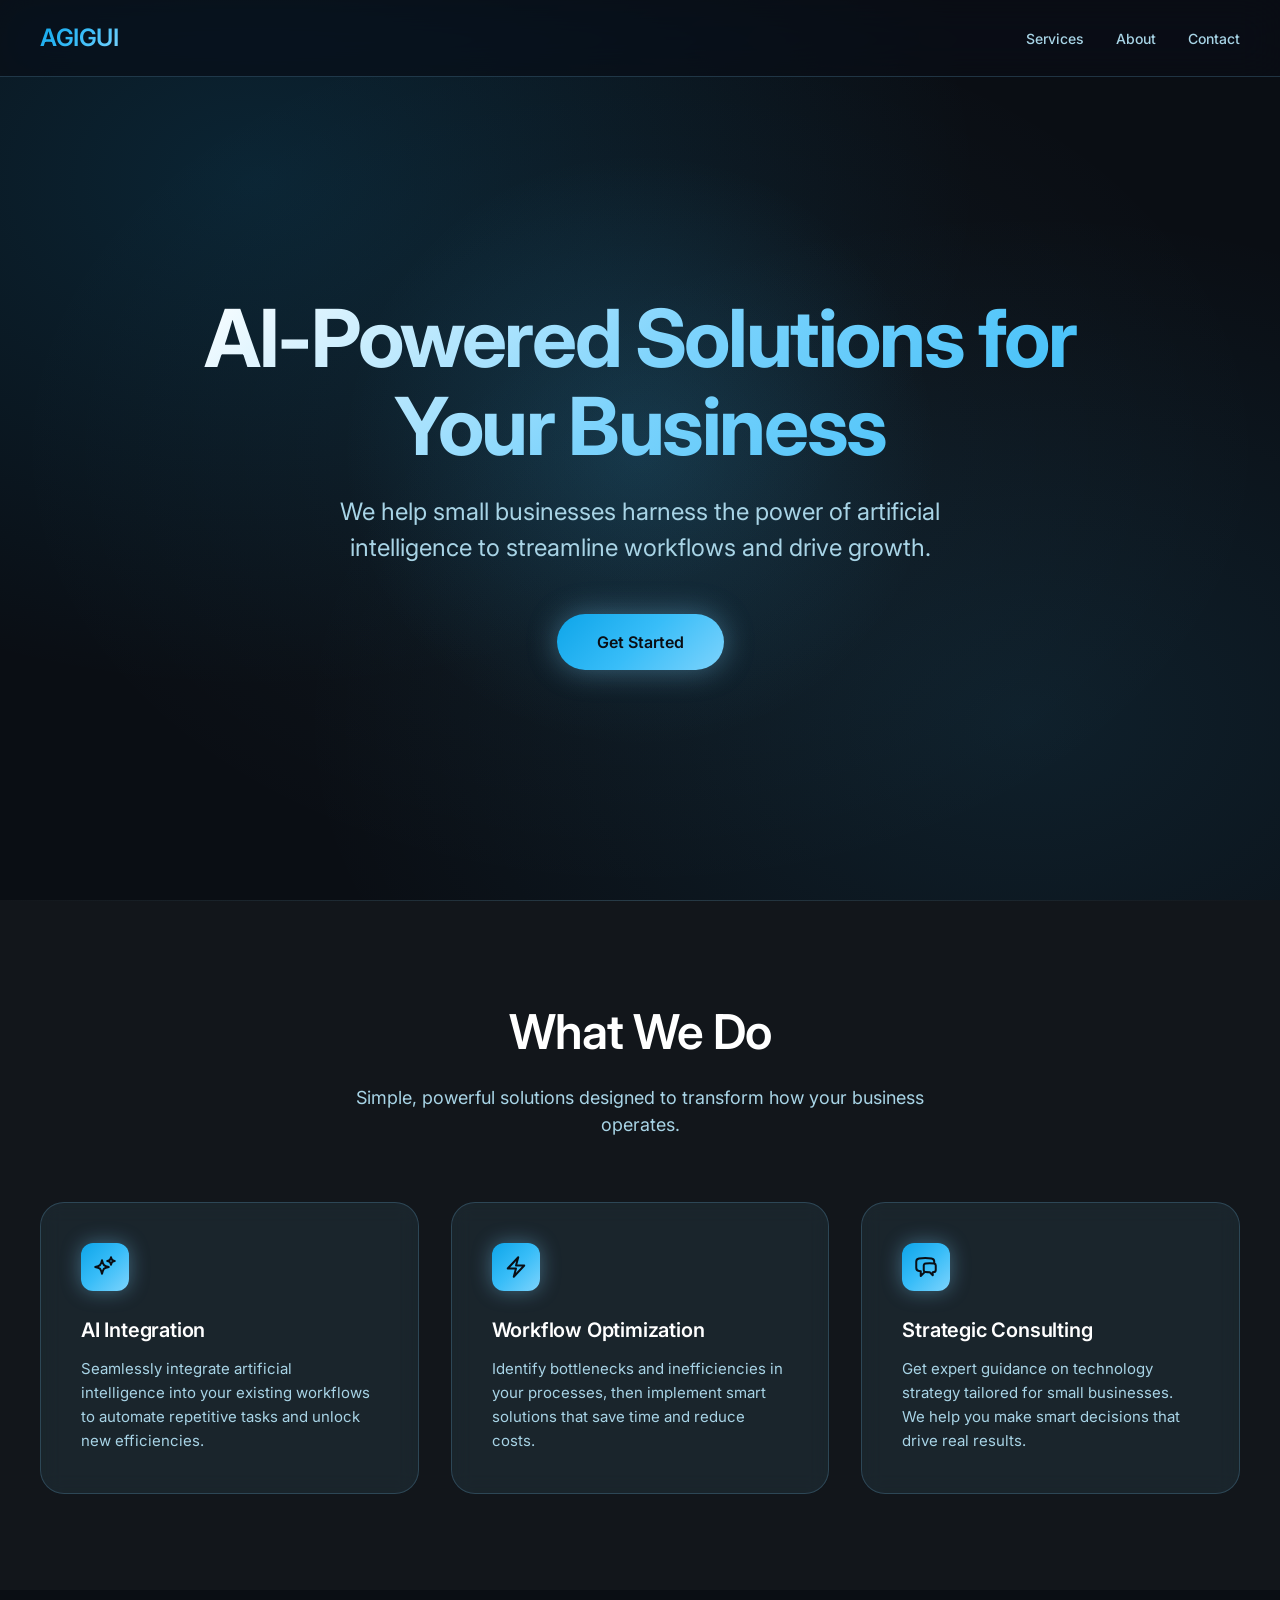
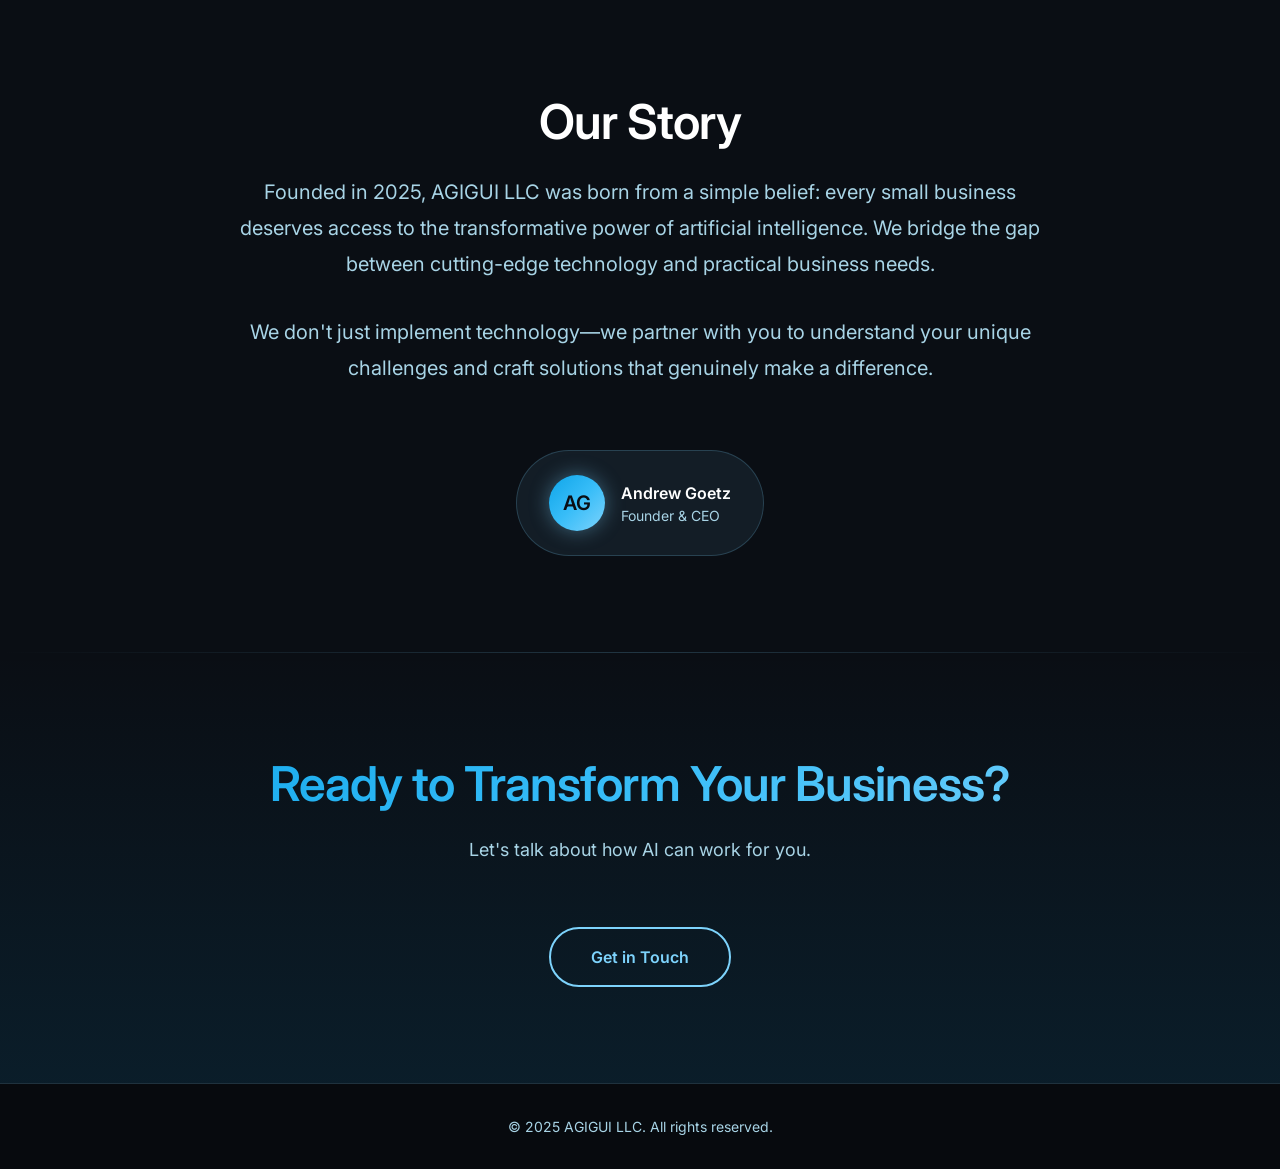
<file: agigui.com/index.html>
<!DOCTYPE html>
<html lang="en">
<head>
    <meta charset="UTF-8">
    <meta name="viewport" content="width=device-width, initial-scale=1.0">
    <title>AGIGUI LLC | AI Solutions for Small Business</title>
    <meta name="description" content="AGIGUI LLC provides technology solutions and AI consulting for small businesses to improve workflow efficiencies.">
    <link rel="preconnect" href="https://fonts.googleapis.com">
    <link rel="preconnect" href="https://fonts.gstatic.com" crossorigin>
    <link href="https://fonts.googleapis.com/css2?family=Inter:wght@300;400;500;600;700&display=swap" rel="stylesheet">
    <style>
        * {
            margin: 0;
            padding: 0;
            box-sizing: border-box;
        }

        :root {
            --primary: #ffffff;
            --secondary: #a8d4e6;
            --accent: #7dd3fc;
            --accent-glow: rgba(125, 211, 252, 0.4);
            --background: #0a0e14;
            --surface: rgba(255, 255, 255, 0.03);
            --glass: rgba(125, 211, 252, 0.08);
            --glass-border: rgba(125, 211, 252, 0.2);
            --ice-gradient: linear-gradient(135deg, #0ea5e9, #38bdf8, #7dd3fc);
        }

        html {
            scroll-behavior: smooth;
        }

        body {
            font-family: 'Inter', -apple-system, BlinkMacSystemFont, sans-serif;
            background: var(--background);
            background-image: 
                radial-gradient(ellipse at 20% 20%, rgba(14, 165, 233, 0.15) 0%, transparent 50%),
                radial-gradient(ellipse at 80% 80%, rgba(56, 189, 248, 0.1) 0%, transparent 50%),
                radial-gradient(ellipse at 50% 50%, rgba(125, 211, 252, 0.05) 0%, transparent 70%);
            background-attachment: fixed;
            color: var(--primary);
            line-height: 1.5;
            -webkit-font-smoothing: antialiased;
            -moz-osx-font-smoothing: grayscale;
        }

        /* Navigation */
        nav {
            position: fixed;
            top: 0;
            left: 0;
            right: 0;
            padding: 1.25rem 2rem;
            background: rgba(10, 14, 20, 0.7);
            backdrop-filter: saturate(180%) blur(20px);
            -webkit-backdrop-filter: saturate(180%) blur(20px);
            border-bottom: 1px solid var(--glass-border);
            z-index: 1000;
        }

        .nav-content {
            max-width: 1200px;
            margin: 0 auto;
            display: flex;
            justify-content: space-between;
            align-items: center;
        }

        .logo {
            font-size: 1.5rem;
            font-weight: 600;
            letter-spacing: -0.02em;
            background: var(--ice-gradient);
            -webkit-background-clip: text;
            -webkit-text-fill-color: transparent;
            background-clip: text;
        }

        .nav-links {
            display: flex;
            gap: 2rem;
            list-style: none;
        }

        .nav-links a {
            text-decoration: none;
            color: var(--secondary);
            font-size: 0.875rem;
            font-weight: 500;
            transition: all 0.3s ease;
        }

        .nav-links a:hover {
            color: var(--accent);
            text-shadow: 0 0 20px var(--accent-glow);
        }

        /* Hero Section */
        .hero {
            min-height: 100vh;
            display: flex;
            flex-direction: column;
            justify-content: center;
            align-items: center;
            text-align: center;
            padding: 8rem 2rem 4rem;
            position: relative;
            overflow: hidden;
        }

        .hero::before {
            content: '';
            position: absolute;
            top: 50%;
            left: 50%;
            transform: translate(-50%, -50%);
            width: 600px;
            height: 600px;
            background: radial-gradient(circle, rgba(56, 189, 248, 0.15) 0%, transparent 70%);
            pointer-events: none;
        }

        .hero h1 {
            font-size: clamp(2.5rem, 8vw, 5rem);
            font-weight: 700;
            letter-spacing: -0.03em;
            line-height: 1.1;
            margin-bottom: 1.5rem;
            max-width: 900px;
            background: linear-gradient(135deg, #ffffff 0%, #7dd3fc 50%, #38bdf8 100%);
            -webkit-background-clip: text;
            -webkit-text-fill-color: transparent;
            background-clip: text;
            position: relative;
            z-index: 1;
        }

        .hero p {
            font-size: clamp(1.125rem, 3vw, 1.5rem);
            color: var(--secondary);
            max-width: 600px;
            margin-bottom: 3rem;
            font-weight: 400;
        }

        .cta-button {
            display: inline-block;
            padding: 1rem 2.5rem;
            background: var(--ice-gradient);
            color: var(--background);
            text-decoration: none;
            font-size: 1rem;
            font-weight: 600;
            border-radius: 50px;
            transition: all 0.3s ease;
            position: relative;
            z-index: 1;
            box-shadow: 0 0 30px var(--accent-glow);
        }

        .cta-button:hover {
            transform: scale(1.05);
            box-shadow: 0 0 50px var(--accent-glow), 0 0 80px rgba(125, 211, 252, 0.2);
        }

        /* Section Styles */
        section {
            padding: 6rem 2rem;
        }

        .container {
            max-width: 1200px;
            margin: 0 auto;
        }

        .section-title {
            font-size: clamp(2rem, 5vw, 3rem);
            font-weight: 600;
            letter-spacing: -0.02em;
            text-align: center;
            margin-bottom: 1rem;
        }

        .section-subtitle {
            font-size: 1.125rem;
            color: var(--secondary);
            text-align: center;
            max-width: 600px;
            margin: 0 auto 4rem;
        }

        /* Services Section */
        .services {
            background: var(--surface);
            position: relative;
        }

        .services::before {
            content: '';
            position: absolute;
            top: 0;
            left: 0;
            right: 0;
            height: 1px;
            background: linear-gradient(90deg, transparent, var(--glass-border), transparent);
        }

        .services-grid {
            display: grid;
            grid-template-columns: repeat(auto-fit, minmax(280px, 1fr));
            gap: 2rem;
        }

        .service-card {
            background: var(--glass);
            padding: 2.5rem;
            border-radius: 1.5rem;
            transition: all 0.4s ease;
            border: 1px solid var(--glass-border);
            backdrop-filter: blur(10px);
            -webkit-backdrop-filter: blur(10px);
        }

        .service-card:hover {
            transform: translateY(-8px);
            box-shadow: 0 20px 60px rgba(125, 211, 252, 0.15);
            border-color: var(--accent);
            background: rgba(125, 211, 252, 0.12);
        }

        .service-icon {
            width: 48px;
            height: 48px;
            background: var(--ice-gradient);
            border-radius: 12px;
            display: flex;
            align-items: center;
            justify-content: center;
            margin-bottom: 1.5rem;
            box-shadow: 0 0 20px var(--accent-glow);
        }

        .service-icon svg {
            width: 24px;
            height: 24px;
            stroke: var(--background);
        }

        .service-card h3 {
            font-size: 1.25rem;
            font-weight: 600;
            margin-bottom: 0.75rem;
            letter-spacing: -0.01em;
        }

        .service-card p {
            color: var(--secondary);
            font-size: 0.9375rem;
            line-height: 1.6;
        }

        /* About Section */
        .about {
            text-align: center;
        }

        .about-content {
            max-width: 800px;
            margin: 0 auto;
        }

        .about-content p {
            font-size: 1.25rem;
            color: var(--secondary);
            line-height: 1.8;
            margin-bottom: 2rem;
        }

        .founder {
            display: inline-flex;
            align-items: center;
            gap: 1rem;
            margin-top: 2rem;
            padding: 1.5rem 2rem;
            background: var(--glass);
            border-radius: 100px;
            border: 1px solid var(--glass-border);
        }

        .founder-avatar {
            width: 56px;
            height: 56px;
            background: var(--ice-gradient);
            border-radius: 50%;
            display: flex;
            align-items: center;
            justify-content: center;
            color: var(--background);
            font-weight: 600;
            font-size: 1.25rem;
            box-shadow: 0 0 20px var(--accent-glow);
        }

        .founder-info {
            text-align: left;
        }

        .founder-name {
            font-weight: 600;
            font-size: 1rem;
        }

        .founder-title {
            color: var(--secondary);
            font-size: 0.875rem;
        }

        /* Contact Section */
        .contact {
            background: linear-gradient(180deg, transparent 0%, rgba(14, 165, 233, 0.1) 100%);
            text-align: center;
            position: relative;
        }

        .contact::before {
            content: '';
            position: absolute;
            top: 0;
            left: 0;
            right: 0;
            height: 1px;
            background: linear-gradient(90deg, transparent, var(--glass-border), transparent);
        }

        .contact .section-title {
            background: var(--ice-gradient);
            -webkit-background-clip: text;
            -webkit-text-fill-color: transparent;
            background-clip: text;
        }

        .contact .section-subtitle {
            color: var(--secondary);
        }

        .contact-cta {
            display: inline-block;
            padding: 1rem 2.5rem;
            background: transparent;
            color: var(--accent);
            text-decoration: none;
            font-size: 1rem;
            font-weight: 600;
            border-radius: 50px;
            border: 2px solid var(--accent);
            transition: all 0.3s ease;
        }

        .contact-cta:hover {
            background: var(--ice-gradient);
            color: var(--background);
            transform: scale(1.05);
            box-shadow: 0 0 40px var(--accent-glow);
            border-color: transparent;
        }

        /* Footer */
        footer {
            background: rgba(0, 0, 0, 0.3);
            color: var(--secondary);
            padding: 2rem;
            text-align: center;
            font-size: 0.875rem;
            border-top: 1px solid var(--glass-border);
        }

        /* Mobile Styles */
        @media (max-width: 768px) {
            nav {
                padding: 1rem 1.5rem;
            }

            .nav-links {
                display: none;
            }

            .hero {
                padding: 7rem 1.5rem 3rem;
            }

            section {
                padding: 4rem 1.5rem;
            }

            .service-card {
                padding: 2rem;
            }

            .founder {
                flex-direction: column;
                text-align: center;
            }

            .founder-info {
                text-align: center;
            }
        }

        /* Animations */
        @keyframes fadeInUp {
            from {
                opacity: 0;
                transform: translateY(30px);
            }
            to {
                opacity: 1;
                transform: translateY(0);
            }
        }

        .hero h1,
        .hero p,
        .hero .cta-button {
            animation: fadeInUp 0.8s ease forwards;
        }

        .hero p {
            animation-delay: 0.1s;
        }

        .hero .cta-button {
            animation-delay: 0.2s;
        }
    </style>
</head>
<body>
    <nav>
        <div class="nav-content">
            <div class="logo">AGIGUI</div>
            <ul class="nav-links">
                <li><a href="#services">Services</a></li>
                <li><a href="#about">About</a></li>
                <li><a href="#contact">Contact</a></li>
            </ul>
        </div>
    </nav>

    <section class="hero">
        <h1>AI-Powered Solutions for Your Business</h1>
        <p>We help small businesses harness the power of artificial intelligence to streamline workflows and drive growth.</p>
        <a href="#contact" class="cta-button">Get Started</a>
    </section>

    <section id="services" class="services">
        <div class="container">
            <h2 class="section-title">What We Do</h2>
            <p class="section-subtitle">Simple, powerful solutions designed to transform how your business operates.</p>
            
            <div class="services-grid">
                <div class="service-card">
                    <div class="service-icon">
                        <svg xmlns="http://www.w3.org/2000/svg" fill="none" viewBox="0 0 24 24" stroke-width="2" stroke="currentColor">
                            <path stroke-linecap="round" stroke-linejoin="round" d="M9.813 15.904L9 18.75l-.813-2.846a4.5 4.5 0 00-3.09-3.09L2.25 12l2.846-.813a4.5 4.5 0 003.09-3.09L9 5.25l.813 2.846a4.5 4.5 0 003.09 3.09L15.75 12l-2.846.813a4.5 4.5 0 00-3.09 3.09zM18.259 8.715L18 9.75l-.259-1.035a3.375 3.375 0 00-2.455-2.456L14.25 6l1.036-.259a3.375 3.375 0 002.455-2.456L18 2.25l.259 1.035a3.375 3.375 0 002.456 2.456L21.75 6l-1.035.259a3.375 3.375 0 00-2.456 2.456z" />
                        </svg>
                    </div>
                    <h3>AI Integration</h3>
                    <p>Seamlessly integrate artificial intelligence into your existing workflows to automate repetitive tasks and unlock new efficiencies.</p>
                </div>

                <div class="service-card">
                    <div class="service-icon">
                        <svg xmlns="http://www.w3.org/2000/svg" fill="none" viewBox="0 0 24 24" stroke-width="2" stroke="currentColor">
                            <path stroke-linecap="round" stroke-linejoin="round" d="M3.75 13.5l10.5-11.25L12 10.5h8.25L9.75 21.75 12 13.5H3.75z" />
                        </svg>
                    </div>
                    <h3>Workflow Optimization</h3>
                    <p>Identify bottlenecks and inefficiencies in your processes, then implement smart solutions that save time and reduce costs.</p>
                </div>

                <div class="service-card">
                    <div class="service-icon">
                        <svg xmlns="http://www.w3.org/2000/svg" fill="none" viewBox="0 0 24 24" stroke-width="2" stroke="currentColor">
                            <path stroke-linecap="round" stroke-linejoin="round" d="M20.25 8.511c.884.284 1.5 1.128 1.5 2.097v4.286c0 1.136-.847 2.1-1.98 2.193-.34.027-.68.052-1.02.072v3.091l-3-3c-1.354 0-2.694-.055-4.02-.163a2.115 2.115 0 01-.825-.242m9.345-8.334a2.126 2.126 0 00-.476-.095 48.64 48.64 0 00-8.048 0c-1.131.094-1.976 1.057-1.976 2.192v4.286c0 .837.46 1.58 1.155 1.951m9.345-8.334V6.637c0-1.621-1.152-3.026-2.76-3.235A48.455 48.455 0 0011.25 3c-2.115 0-4.198.137-6.24.402-1.608.209-2.76 1.614-2.76 3.235v6.226c0 1.621 1.152 3.026 2.76 3.235.577.075 1.157.14 1.74.194V21l4.155-4.155" />
                        </svg>
                    </div>
                    <h3>Strategic Consulting</h3>
                    <p>Get expert guidance on technology strategy tailored for small businesses. We help you make smart decisions that drive real results.</p>
                </div>
            </div>
        </div>
    </section>

    <section id="about" class="about">
        <div class="container">
            <h2 class="section-title">Our Story</h2>
            <div class="about-content">
                <p>Founded in 2025, AGIGUI LLC was born from a simple belief: every small business deserves access to the transformative power of artificial intelligence. We bridge the gap between cutting-edge technology and practical business needs.</p>
                <p>We don't just implement technology—we partner with you to understand your unique challenges and craft solutions that genuinely make a difference.</p>
                
                <div class="founder">
                    <div class="founder-avatar">AG</div>
                    <div class="founder-info">
                        <div class="founder-name">Andrew Goetz</div>
                        <div class="founder-title">Founder & CEO</div>
                    </div>
                </div>
            </div>
        </div>
    </section>

    <section id="contact" class="contact">
        <div class="container">
            <h2 class="section-title">Ready to Transform Your Business?</h2>
            <p class="section-subtitle">Let's talk about how AI can work for you.</p>
            <a href="mailto:hello@agigui.com" class="contact-cta">Get in Touch</a>
        </div>
    </section>

    <footer>
        <p>&copy; 2025 AGIGUI LLC. All rights reserved.</p>
    </footer>
</body>
</html>
</file>
